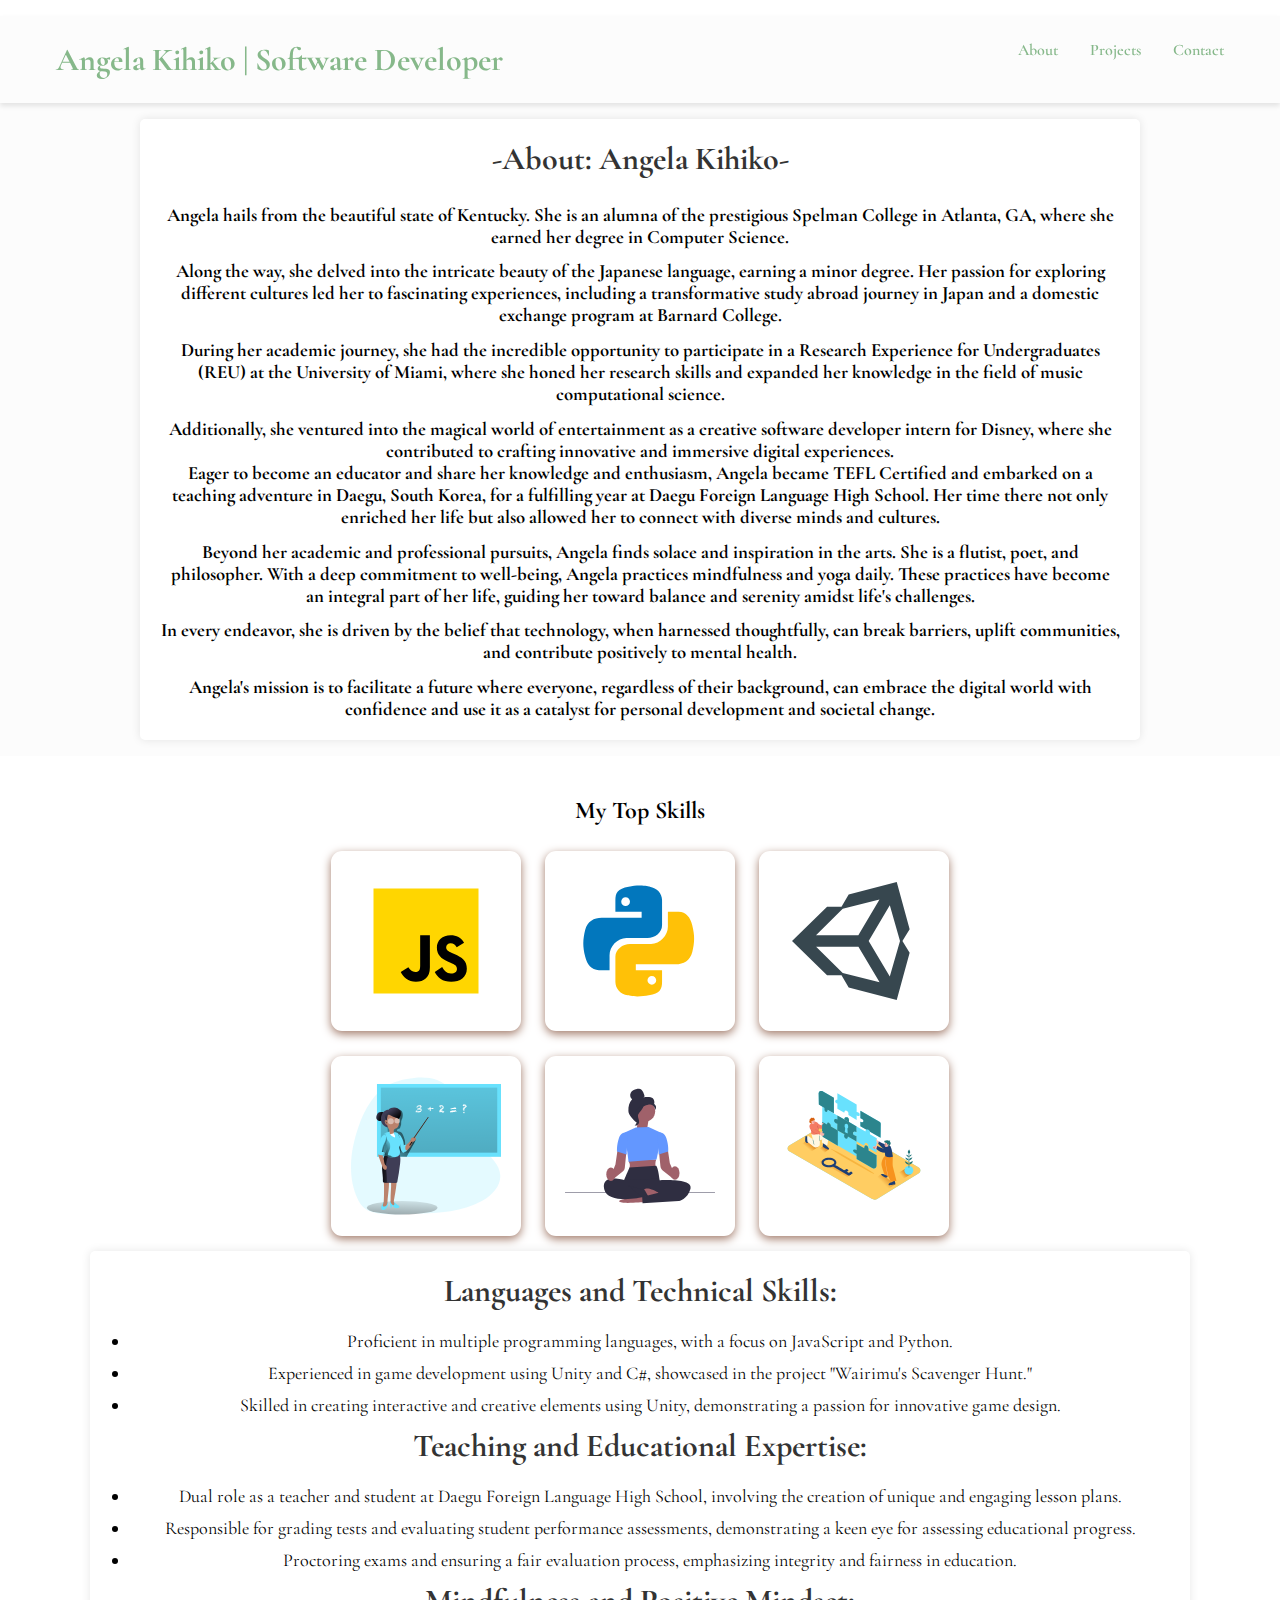
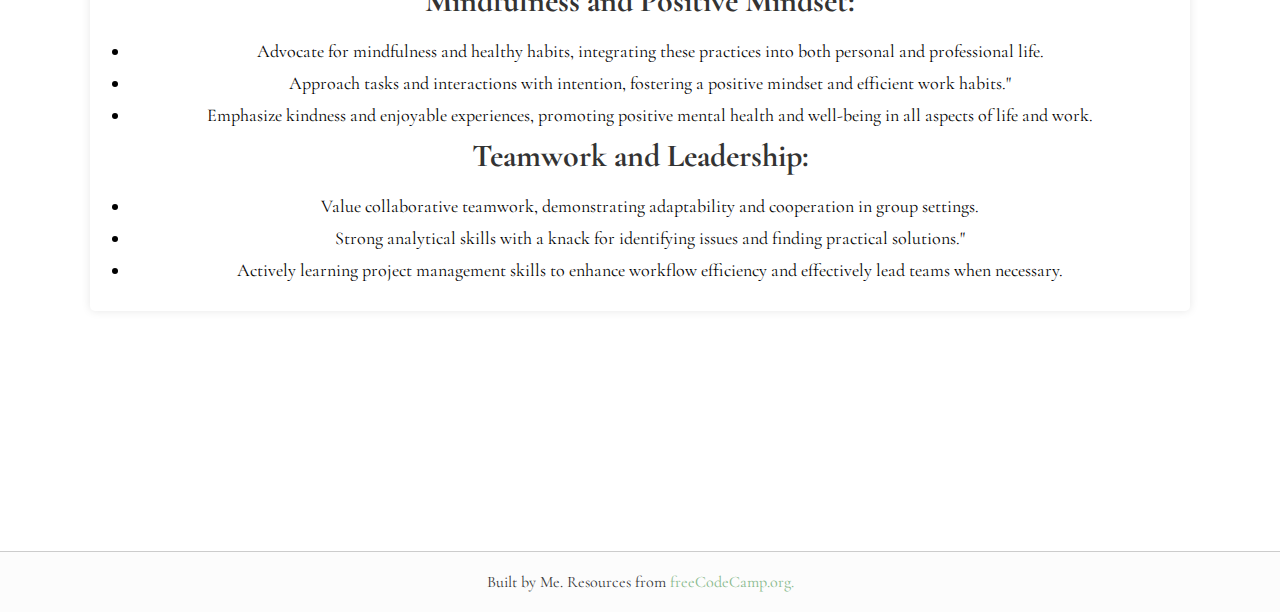
<file: aboutme.html>
<!DOCTYPE html>
<html lang="en">
  <head>

    <meta charset="UTF-8" />
    <meta http-equiv="X-UA-Compatible" content="IE=edge" />
    <meta name="viewport" content="width=device-width, initial-scale=1.0" />

    <!--CSS Styles -->
    <link rel="stylesheet" href="assets/css/styles.css" />
    
    

    <!-- Favicons -->
    <link
      rel="apple-touch-icon"
      sizes="180x180"
      href="assets/icons/favicon_io-3/apple-touch-icon.png"
    />
    <link
      rel="icon"
      type="image/png"
      sizes="32x32"
      href="assets/icons/favicon_io-3/favicon-32x32.png"
    />

    <!-- Animate CSS CDN -->
    <link
      rel="stylesheet"
      href="https://cdnjs.cloudflare.com/ajax/libs/animate.css/4.1.1/animate.min.css"
    />
    <title>Angela Kihiko | Software Developer</title>
  </head>

  <body>

    <!-- Navbar -->
    <nav>
      <h1><a href="index.html" >Angela Kihiko | Software Developer</a></h1>
      <ul class="navigation">
        <li><a href="aboutme.html" >About</a></li>
        <li><a href="projects.html">Projects</a></li>
        <li><a href="contacts.html">Contact</a></li>
      </ul>
      <button class="burger-menu" id="burger-menu">
        <ion-icon class="bars" name="menu-outline"></ion-icon>
      </button>

   
  
  </nav>

     
    <!-- More about -->
    <section class="more-about">

      <div class="aboutcontainer">

        <h1>-About: Angela Kihiko-</h1>
        <p></p>
        <p></p>
        <h3>
          Angela hails from the beautiful state of Kentucky. She is an alumna of the prestigious Spelman College in Atlanta, GA, where she earned her degree in Computer Science. 
        </h3>
        <p></p>
      <h3>

        Along the way, she delved into the intricate beauty of the Japanese language, earning a minor degree. Her passion for exploring different cultures led her to fascinating experiences, including a transformative study abroad journey in Japan and a domestic exchange program at Barnard College. 
      </h3>
      <p></p>

      <h3>
        During her academic journey, she had the incredible opportunity to participate in a Research Experience for Undergraduates (REU) at the University of Miami, where she honed her research skills and expanded her knowledge in the field of music computational science. 
        </h3>
        <p></p>
  
        <h3>
          Additionally, she ventured into the magical world of entertainment as a creative software developer intern for Disney, where she contributed to crafting innovative and immersive digital experiences.
  
        <h3>
          Eager to become an educator and share her knowledge and enthusiasm, Angela became TEFL Certified and embarked on a teaching adventure in Daegu, South Korea, for a fulfilling year at Daegu Foreign Language High School. Her time there not only enriched her life but also allowed her to connect with diverse minds and cultures. 
  
        </h3>
        <p></p>
  
      <h3>
        Beyond her academic and professional pursuits, Angela finds solace and inspiration in the arts. She is a flutist, poet, and philosopher. With a deep commitment to well-being, Angela practices mindfulness and yoga daily. These practices have become an integral part of her life, guiding her toward balance and serenity amidst life's challenges.
          
         </h3>
          <p></p>
  
        <h3>
          In every endeavor, she is driven by the belief that technology, when harnessed thoughtfully, can break barriers, uplift communities, and contribute positively to mental health. 
        </h3>

        <p></p>
          <h3>
            Angela's mission is to facilitate a future where everyone, regardless of their background, can embrace the digital world with confidence and use it as a catalyst for personal development and societal change.
        </h3>
    






    </div>
      
    </section>

    <!-- Skills section -->
    <section class="skills" id="skills">
      <h2 class="skill-header">My Top Skills</h2>

      <div class="skills-wrapper">
        <div class="first-set animate__animated animate__pulse">
          <img
            src="assets/icons/icons8-javascript.svg"
            alt=""
            loading="lazy"
            class="icon icon-card"
          />
          <img
            src="assets/icons/icons8-python.svg"
            alt=""
            loading="lazy"
            class="icon icon-card"
          />
          <img
            src="assets/icons/icons8-unity.svg"
            alt=""
            loading="lazy"
            class="icon icon-card"
          />
        </div>

        
          <div class="second-set animate__animated animate__pulse">
            <img
            src="assets/icons/teacher-monochromatic.svg"
            alt=""
            loading="lazy"
            class="icon icon-card"
          />
  
          <img
          src="assets/icons/undraw_mindfulness_8gqa.svg"
          alt=""
          loading="lazy"
          class="icon icon-card"
        />
  
        <img
        src="assets/icons/problem-solving-isometric.svg"
        alt=""
        loading="lazy"
        class="icon icon-card"
      />
  
          </div>

      </div>

      <div class="bulletcontainer">
        <h1>Languages and Technical Skills:</h1>
        <ul class="bullet-points">
            <li>Proficient in multiple programming languages, with a focus on JavaScript and Python.</li>
            <li>Experienced in game development using Unity and C#, showcased in the project "Wairimu's Scavenger Hunt."</li>
            <li>Skilled in creating interactive and creative elements using Unity, demonstrating a passion for innovative game design.</li>
        </ul>
        <h1>Teaching and Educational Expertise:</h1>
        <ul class="bullet-points">
            <li>Dual role as a teacher and student at Daegu Foreign Language High School, involving the creation of unique and engaging lesson plans.</li>
            <li>Responsible for grading tests and evaluating student performance assessments, demonstrating a keen eye for assessing educational progress.
            <li>Proctoring exams and ensuring a fair evaluation process, emphasizing integrity and fairness in education.</li>

        </ul>
        <h1>Mindfulness and Positive Mindset:</h1>
        <ul class="bullet-points">
            <li>Advocate for mindfulness and healthy habits, integrating these practices into both personal and professional life.</li>
            <li>Approach tasks and interactions with intention, fostering a positive mindset and efficient work habits."</li>
            <li>Emphasize kindness and enjoyable experiences, promoting positive mental health and well-being in all aspects of life and work.</li>
        </ul>
        <h1>Teamwork and Leadership:</h1>
        <ul class="bullet-points">
            <li>Value collaborative teamwork, demonstrating adaptability and cooperation in group settings.</li>
            <li>Strong analytical skills with a knack for identifying issues and finding practical solutions."</li>
            <li>Actively learning project management skills to enhance workflow efficiency and effectively lead teams when necessary.</li>
        </ul>
    </div>

    </section>


    <!-- Footer section -->
    <footer>

      <p class="copy">
        Built by Me. Resources from 
        <a target="_blank" href="https://www.freecodecamp.org/news/how-to-build-a-developer-portfolio-website/">freeCodeCamp.org.</a>
      </p>
  
    
  </footer>
  
   




    
    </body>
    </html>
</file>
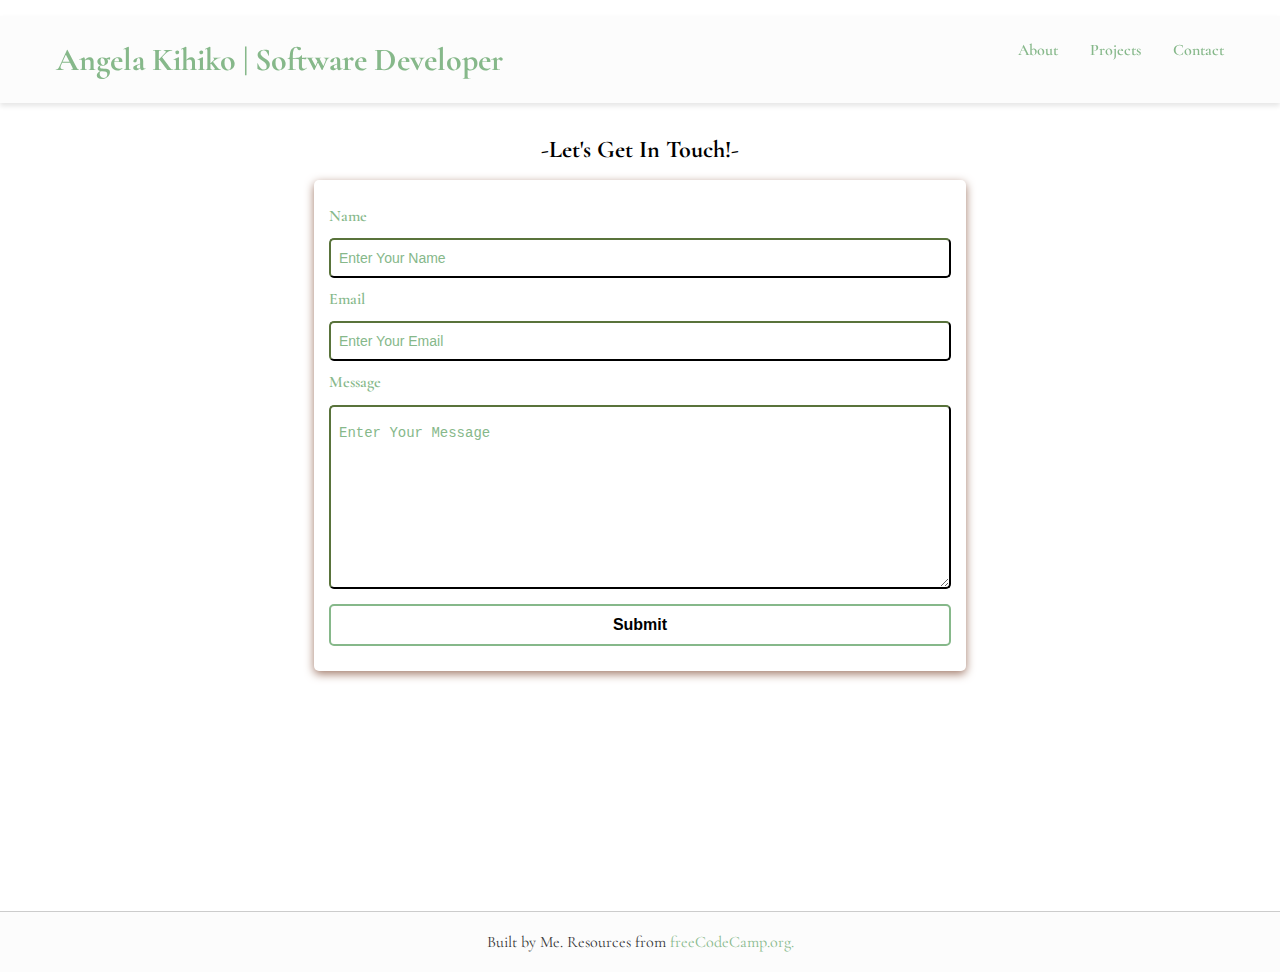
<file: contacts.html>
<!DOCTYPE html>
<html lang="en">
  <head>

    <meta charset="UTF-8" />
    <meta http-equiv="X-UA-Compatible" content="IE=edge" />
    <meta name="viewport" content="width=device-width, initial-scale=1.0" />

    <!--CSS Styles -->
    <link rel="stylesheet" href="assets/css/styles.css" />
    
    

    <!-- Favicons -->
    <link
      rel="apple-touch-icon"
      sizes="180x180"
      href="assets/icons/favicon_io-3/apple-touch-icon.png"
    />
    <link
      rel="icon"
      type="image/png"
      sizes="32x32"
      href="assets/icons/favicon_io-3/favicon-32x32.png"
    />

    <!-- Animate CSS CDN -->
    <link
      rel="stylesheet"
      href="https://cdnjs.cloudflare.com/ajax/libs/animate.css/4.1.1/animate.min.css"
    />
    <title>Angela Kihiko | Software Developer</title>
  </head>

  <body>
    <!-- Navbar -->
    <nav>
        <h1><a href="index.html" >Angela Kihiko | Software Developer</a></h1>
        <ul class="navigation">
          <li><a href="aboutme.html" >About</a></li>
          <li><a href="projects.html">Projects</a></li>
          <li><a href="contacts.html">Contact</a></li>
        </ul>
        <button class="burger-menu" id="burger-menu">
          <ion-icon class="bars" name="menu-outline"></ion-icon>
        </button>

     
    
    </nav>
  

<!-- Contact section -->
<section class="contact" id="contact">
  <h2>-Let's Get In Touch!-</h2>
  <div class="contact-form-container">
    <div class="contact-form">
      <form action="https://formspree.io/f/mleyvela" method="POST">
        <div class="form-control">
          <label for="name">Name</label>
          <input
            type="text"
            id="name"
            name="sender-name"
            placeholder="Enter Your Name"
            class="input-field"
            required
          />
        </div>
        <div class="form-control">
          <label for="email">Email</label>
          <input
            type="email"
            id="email"
            name="sender-email"
            placeholder="Enter Your Email"
            class="input-field"
            required
          />
        </div>
        <div class="form-control">
          <label for="message">Message</label>
          <textarea
            id="message"
            cols="60"
            rows="10"
            placeholder="Enter Your Message"
            name="message"
            class="input-field"
            required
          ></textarea>
        </div>
        <input
          type="submit"
          value="Submit"
          id="submit-btn"
          class="submit-btn"
        />
      </form>
    </div>
  </div>
</section>



    <!-- Footer section -->
    <footer>

      <p class="copy">
        Built by Me. Resources from 
        <a target="_blank" href="https://www.freecodecamp.org/news/how-to-build-a-developer-portfolio-website/">freeCodeCamp.org.</a>
      </p>
  
     
  </footer>
  
   



</body>
</html>
</file>
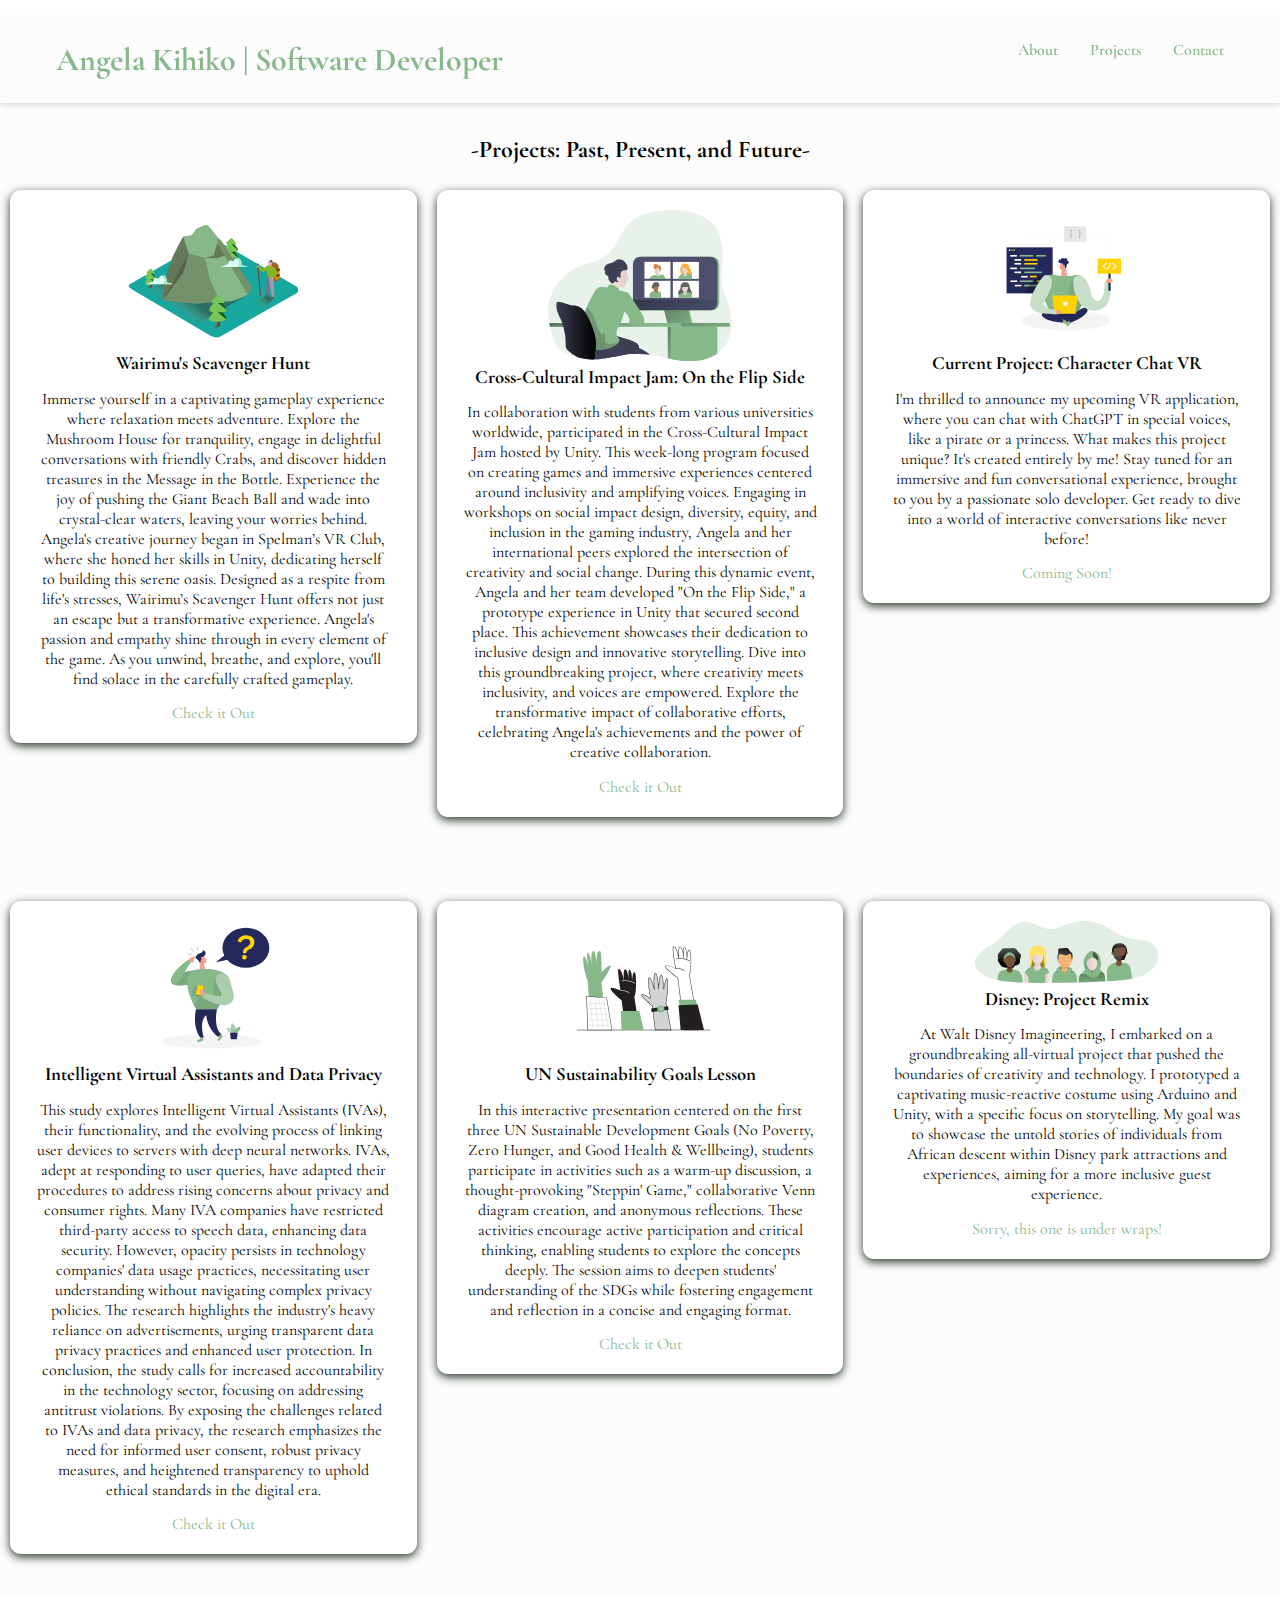
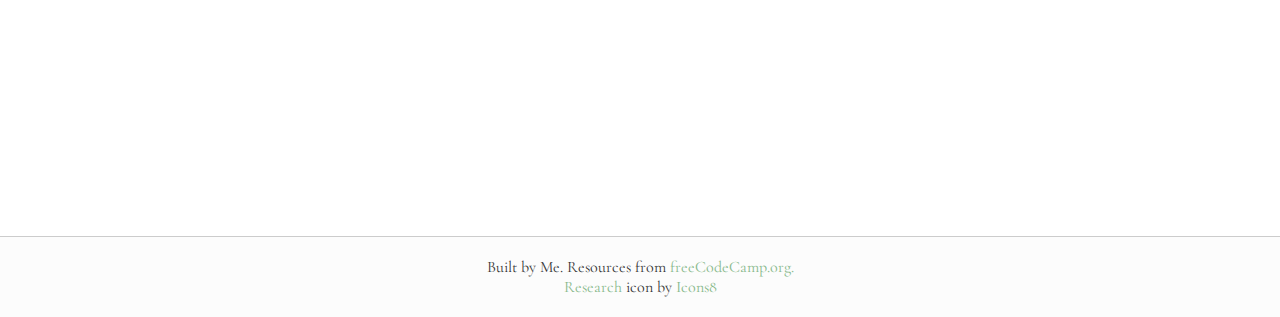
<file: projects.html>
<!DOCTYPE html>
<html lang="en">
  <head>

    <meta charset="UTF-8" />
    <meta http-equiv="X-UA-Compatible" content="IE=edge" />
    <meta name="viewport" content="width=device-width, initial-scale=1.0" />

    <!--CSS Styles -->
    <link rel="stylesheet" href="assets/css/styles.css" />
    
    

    <!-- Favicons -->
    <link
      rel="apple-touch-icon"
      sizes="180x180"
      href="assets/icons/favicon_io-3/apple-touch-icon.png"
    />
    <link
      rel="icon"
      type="image/png"
      sizes="32x32"
      href="assets/icons/favicon_io-3/favicon-32x32.png"
    />

    <!-- Animate CSS CDN -->
    <link
      rel="stylesheet"
      href="https://cdnjs.cloudflare.com/ajax/libs/animate.css/4.1.1/animate.min.css"
    />
    <title>Angela Kihiko | Software Developer</title>
  </head>

  <body>
    <!-- Navbar -->
    <nav>
      <h1><a href="index.html" >Angela Kihiko | Software Developer</a></h1>
      <ul class="navigation">
        <li><a href="aboutme.html" >About</a></li>
        <li><a href="projects.html">Projects</a></li>
        <li><a href="contacts.html">Contact</a></li>
      </ul>
      <button class="burger-menu" id="burger-menu">
        <ion-icon class="bars" name="menu-outline"></ion-icon>
      </button>

   
  
  </nav>

    <section class="projects" id="projects">
      <h2 class="projects-title">-Projects: Past, Present, and Future-</h2>
      <div class="projects-container">
        <div class="project-container project-card">
          <img
            src="assets/icons/hiking-isometric-e10a4.svg"
            alt="wairimu"
            loading="lazy"
            class="project-pic"
          />
          <h3 class="project-title">Wairimu's Scavenger Hunt</h3>
          <p class="project-details">
            Immerse yourself in a captivating gameplay experience where relaxation meets adventure. 
            Explore the Mushroom House for tranquility, engage in delightful conversations with friendly Crabs, and discover hidden treasures in the Message in the Bottle. 
            Experience the joy of pushing the Giant Beach Ball and wade into crystal-clear waters, leaving your worries behind.

            Angela's creative journey began in Spelman’s VR Club, where she honed her skills in Unity, dedicating herself to building this serene oasis. 
            Designed as a respite from life's stresses, Wairimu’s Scavenger Hunt offers not just an escape but a transformative experience. 
            Angela's passion and empathy shine through in every element of the game. As you unwind, breathe, and explore, you'll find solace in the carefully crafted gameplay. 
          </p>
          <a href="https://spelmanil.github.io/?backURL=&noheader&nofooter&backgroundColor=000000&themeColor=000000&bodyWidth=100%25&src=https://docs.google.com/document/d/e/2PACX-1vR94LyfuLcm2h61agieH72OSIHG2tnsLHNiAMmtOFY4Mo7j-vxLuM_vl_-V9dl9jrfqoucJ8JL3UMp0/pub" target="_blank" class="project-link">Check it Out</a>
        </div>
        <div class="project-container project-card">
          <img
            src="assets/icons/video-call-monochromatic-2fc85.svg"
            alt="flip"
            loading="lazy"
            class="project-pic"
          />
          <h3 class="project-title">Cross-Cultural Impact Jam: On the Flip Side</h3>
          <p class="project-details">
            In collaboration with students from various universities worldwide, participated in the Cross-Cultural Impact Jam hosted by Unity.
            This week-long program focused on creating games and immersive experiences centered around inclusivity and amplifying voices. 
            Engaging in workshops on social impact design, diversity, equity, and inclusion in the gaming industry, Angela and her international peers 
            explored the intersection of creativity and social change.
 
           During this dynamic event, Angela and her team developed "On the Flip Side," 
           a prototype experience in Unity that secured second place. This achievement showcases their dedication to 
           inclusive design and innovative storytelling. Dive into this groundbreaking project, where creativity meets inclusivity, 
           and voices are empowered. Explore the transformative impact of collaborative efforts, celebrating Angela's achievements and the power of creative collaboration.
          </p>
          <a href="https://play.unity.com/mg/other/on-the-flip-side" target="_blank" class="project-link">Check it Out</a>
        </div>
        <div class="project-container project-card">
          <img
            src="assets/icons/web-developer-two-color.svg"
            alt="flip"
            loading="lazy"
            class="project-pic"
          />
          <h3 class="project-title">Current Project: Character Chat VR</h3>
          <p class="project-details">
            I'm thrilled to announce my upcoming VR application, where you can chat with ChatGPT in special voices, 
            like a pirate or a princess. What makes this project unique? It's created entirely by me! 
            Stay tuned for an immersive and fun conversational experience, brought to you by a passionate solo developer. 
            Get ready to dive into a world of interactive conversations like never before!
          </p>
          <a href="#" target="_blank" class="project-link">Coming Soon!</a>
        </div>
      </div>
    </section>

    <section class="projects" id="projects">

      <div class="projects-container">
        <div class="project-container project-card">
          <img
            src="assets/icons/question-two-color.svg"
            alt="IVA"
            loading="lazy"
            class="project-pic"
          />
          <h3 class="project-title">Intelligent Virtual Assistants and Data Privacy</h3>
          <p class="project-details">
            This study explores Intelligent Virtual Assistants (IVAs), their functionality, and the evolving process of linking user devices to servers 
            with deep neural networks. IVAs, adept at responding to user queries, have adapted their procedures to address rising concerns about privacy and consumer rights.
             Many IVA companies have restricted third-party access to speech data, enhancing data security. However, opacity persists in technology companies'
             data usage practices, necessitating user understanding without navigating complex privacy policies. The research highlights the industry's heavy reliance 
             on advertisements, urging transparent data privacy practices and enhanced user protection.

            In conclusion, the study calls for increased accountability in the technology sector, focusing on addressing antitrust violations. By exposing the challenges related to IVAs and data privacy, the research emphasizes the need for informed user consent, robust privacy measures, and heightened transparency to uphold ethical standards in the digital era.
          </p>
          <a href="/angela_website/assets/pdf/Are You Eavesdropping Updated.pdf" target="_blank" class="project-link">Check it Out</a>
        </div>
        <div class="project-container project-card">
          <img
            src="assets/icons/diversity-flatline.svg"
            alt="UN"
            loading="lazy"
            class="project-pic"
          />
          <h3 class="project-title">UN Sustainability Goals Lesson</h3>
          <p class="project-details">
            In this interactive presentation centered on the first three UN Sustainable Development Goals (No Poverty, Zero Hunger, and Good Health & Wellbeing), 
            students participate in activities such as a warm-up discussion, a thought-provoking "Steppin' Game," collaborative Venn diagram creation, 
            and anonymous reflections. These activities encourage active participation and critical thinking, enabling students to explore the concepts deeply. 
            The session aims to deepen students' understanding of the SDGs while fostering engagement and reflection in a concise and engaging format.
          </p>
          <a href="assets/pdf/02 No Poverty, Zero Hunger, Good Health and Wellbeing.pdf" target="_blank" class="project-link">Check it Out</a>
        </div>
        <div class="project-container project-card">
          <img
            src="assets/icons/diversity-monochromatic.svg"
            alt="Disney"
            loading="lazy"
            class="project-pic"
          />
          <h3 class="project-title">Disney: Project Remix</h3>
          <p class="project-details">
            At Walt Disney Imagineering, I embarked on a groundbreaking all-virtual project that pushed the boundaries of creativity and technology. 
            I prototyped a captivating music-reactive costume using Arduino and Unity, with a specific focus on storytelling. 
            My goal was to showcase the untold stories of individuals from African descent within Disney park attractions and experiences, 
            aiming for a more inclusive guest experience. 
          </p>
          <a href="#" target="_blank" class="project-link">Sorry, this one is under wraps!</a>
        </div>
      </div>
    </section>

     <!-- Footer section -->
     <footer>

      <p class="copy">
        Built by Me. Resources from 
        <a target="_blank" href="https://www.freecodecamp.org/news/how-to-build-a-developer-portfolio-website/">freeCodeCamp.org.</a>
      </p><a target="_blank" href="https://icons8.com/icon/r1SKsb2f2mO8/analyze">Research</a> icon by <a target="_blank" href="https://icons8.com">Icons8</a>
  
    
  </footer>
  
   
 
  
    </body>
    </html>
</file>
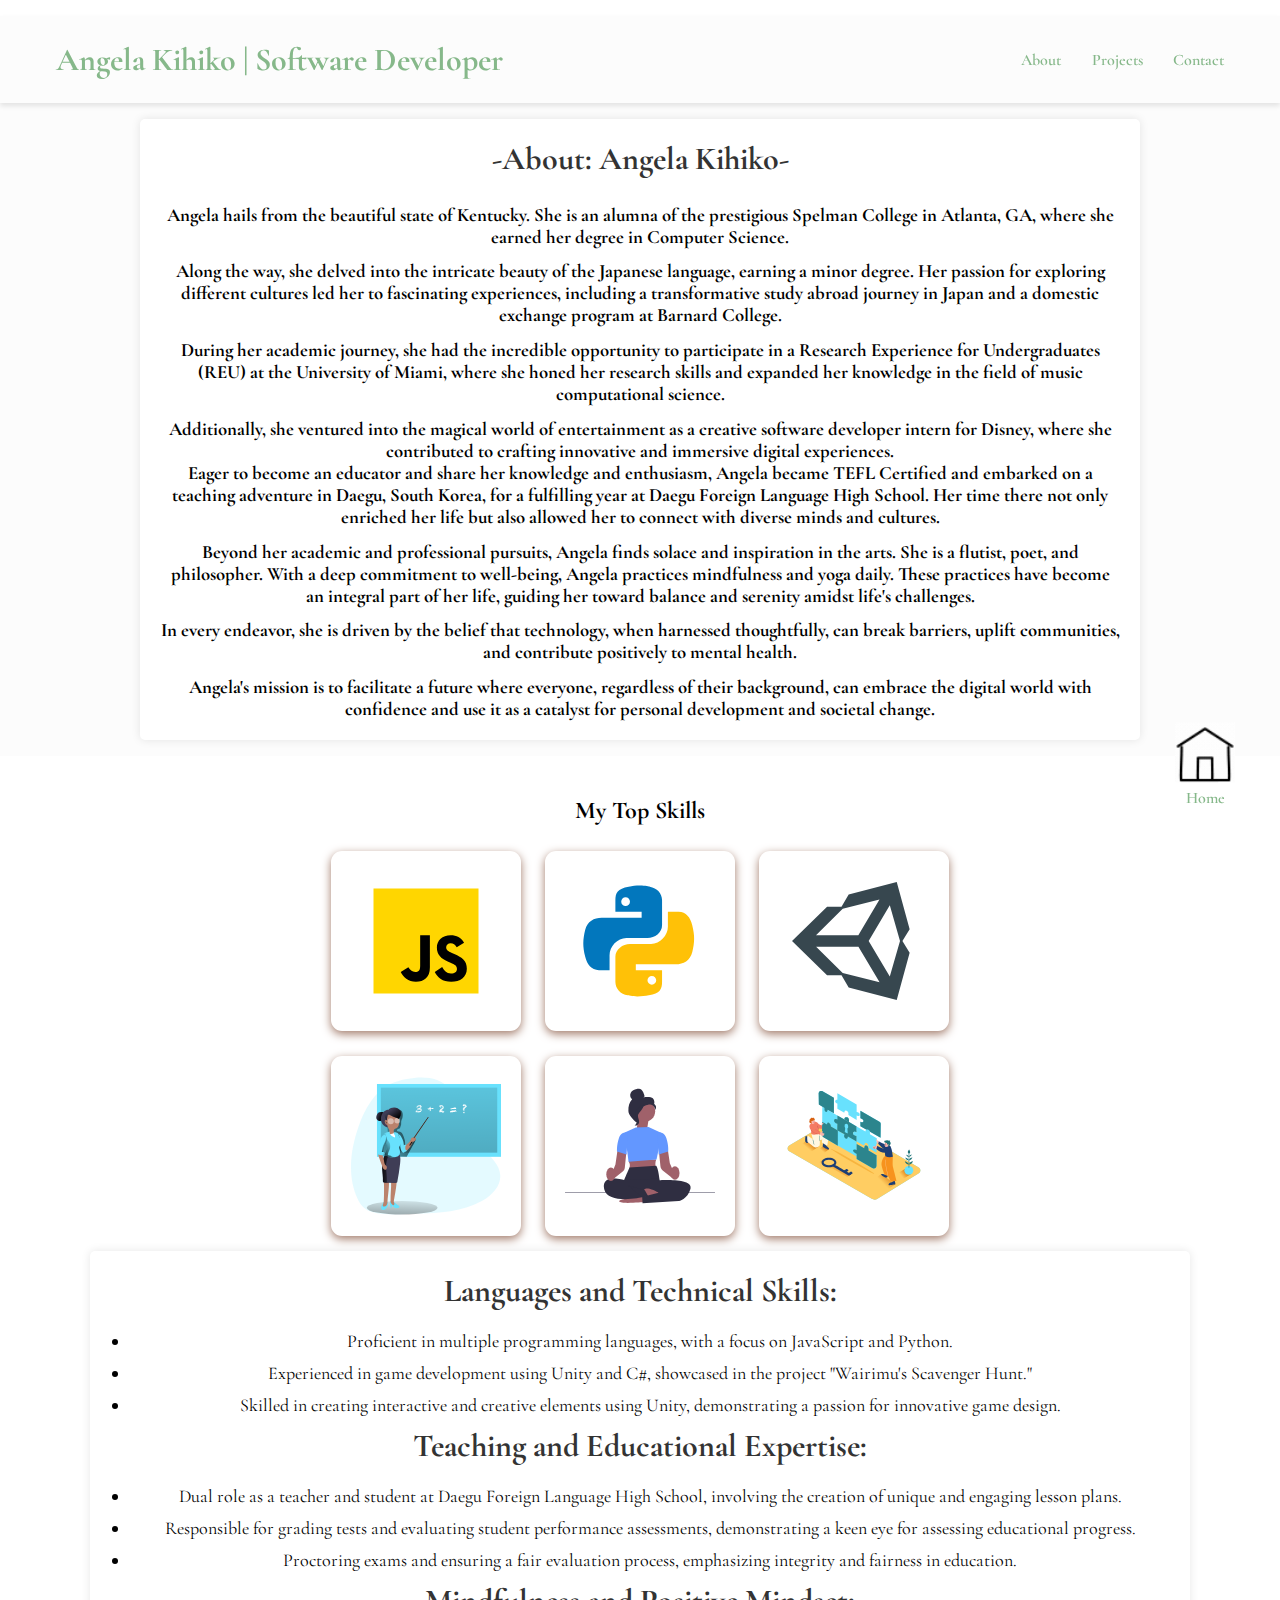
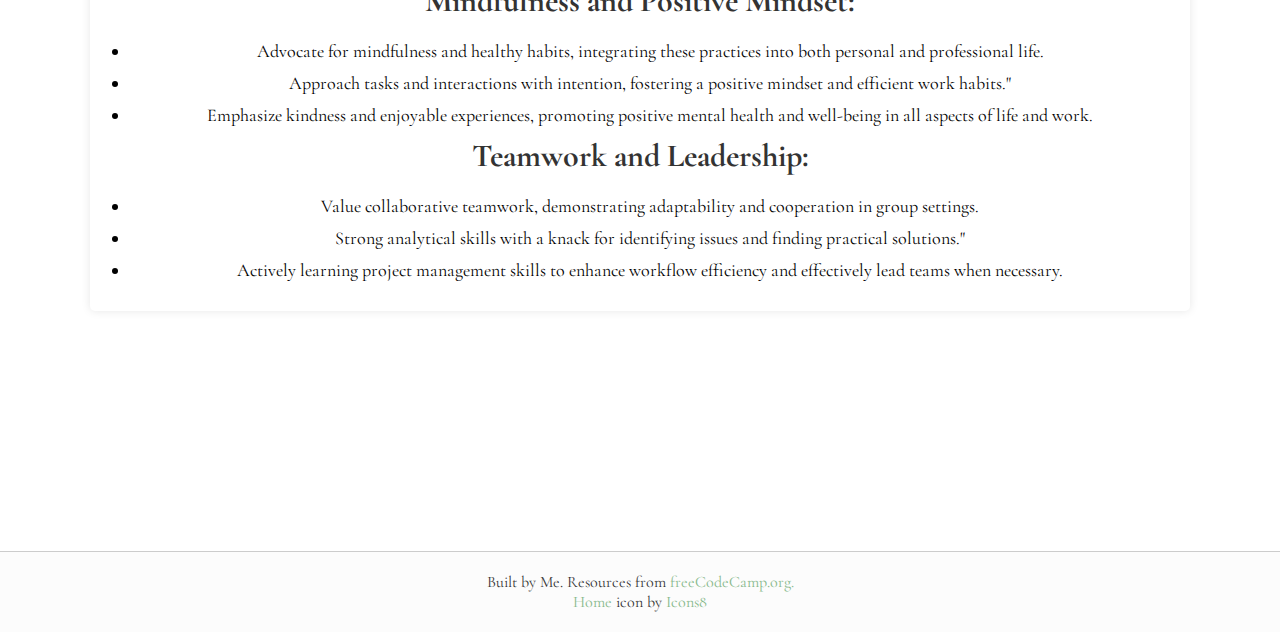
<file: angela_website/aboutme.html>
<!DOCTYPE html>
<html lang="en">
  <head>

    <meta charset="UTF-8" />
    <meta http-equiv="X-UA-Compatible" content="IE=edge" />
    <meta name="viewport" content="width=device-width, initial-scale=1.0" />

    <!--CSS Styles -->
    <link rel="stylesheet" href="assets/css/styles.css" />
    
    

    <!-- Favicons -->
    <link
      rel="apple-touch-icon"
      sizes="180x180"
      href="assets/icons/favicon_io-3/apple-touch-icon.png"
    />
    <link
      rel="icon"
      type="image/png"
      sizes="32x32"
      href="assets/icons/favicon_io-3/favicon-32x32.png"
    />

    <!-- Animate CSS CDN -->
    <link
      rel="stylesheet"
      href="https://cdnjs.cloudflare.com/ajax/libs/animate.css/4.1.1/animate.min.css"
    />
    <title>Angela Kihiko | Software Developer</title>
  </head>

  <body>
    <!-- Navbar -->
    <nav>
        <h1>Angela Kihiko | Software Developer</h1>
        <ul class="navigation">
          <li><a href="aboutme.html" >About</a></li>
          <li><a href="projects.html">Projects</a></li>
          <li><a href="contacts.html">Contact</a></li>
        </ul>
        <button class="burger-menu" id="burger-menu">
          <ion-icon class="bars" name="menu-outline"></ion-icon>
        </button>

     
    
    </nav>

     
    <!-- More about -->
    <section class="more-about">

      <div class="aboutcontainer">

        <h1>-About: Angela Kihiko-</h1>
        <p></p>
        <p></p>
        <h3>
          Angela hails from the beautiful state of Kentucky. She is an alumna of the prestigious Spelman College in Atlanta, GA, where she earned her degree in Computer Science. 
        </h3>
        <p></p>
      <h3>

        Along the way, she delved into the intricate beauty of the Japanese language, earning a minor degree. Her passion for exploring different cultures led her to fascinating experiences, including a transformative study abroad journey in Japan and a domestic exchange program at Barnard College. 
      </h3>
      <p></p>

      <h3>
        During her academic journey, she had the incredible opportunity to participate in a Research Experience for Undergraduates (REU) at the University of Miami, where she honed her research skills and expanded her knowledge in the field of music computational science. 
        </h3>
        <p></p>
  
        <h3>
          Additionally, she ventured into the magical world of entertainment as a creative software developer intern for Disney, where she contributed to crafting innovative and immersive digital experiences.
  
        <h3>
          Eager to become an educator and share her knowledge and enthusiasm, Angela became TEFL Certified and embarked on a teaching adventure in Daegu, South Korea, for a fulfilling year at Daegu Foreign Language High School. Her time there not only enriched her life but also allowed her to connect with diverse minds and cultures. 
  
        </h3>
        <p></p>
  
      <h3>
        Beyond her academic and professional pursuits, Angela finds solace and inspiration in the arts. She is a flutist, poet, and philosopher. With a deep commitment to well-being, Angela practices mindfulness and yoga daily. These practices have become an integral part of her life, guiding her toward balance and serenity amidst life's challenges.
          
         </h3>
          <p></p>
  
        <h3>
          In every endeavor, she is driven by the belief that technology, when harnessed thoughtfully, can break barriers, uplift communities, and contribute positively to mental health. 
        </h3>

        <p></p>
          <h3>
            Angela's mission is to facilitate a future where everyone, regardless of their background, can embrace the digital world with confidence and use it as a catalyst for personal development and societal change.
        </h3>
    






    </div>
      
    </section>

    <!-- Skills section -->
    <section class="skills" id="skills">
      <h2 class="skill-header">My Top Skills</h2>

      <div class="skills-wrapper">
        <div class="first-set animate__animated animate__pulse">
          <img
            src="assets/icons/icons8-javascript.svg"
            alt=""
            loading="lazy"
            class="icon icon-card"
          />
          <img
            src="assets/icons/icons8-python.svg"
            alt=""
            loading="lazy"
            class="icon icon-card"
          />
          <img
            src="assets/icons/icons8-unity.svg"
            alt=""
            loading="lazy"
            class="icon icon-card"
          />
        </div>

        
          <div class="second-set animate__animated animate__pulse">
            <img
            src="assets/icons/teacher-monochromatic.svg"
            alt=""
            loading="lazy"
            class="icon icon-card"
          />
  
          <img
          src="assets/icons/undraw_mindfulness_8gqa.svg"
          alt=""
          loading="lazy"
          class="icon icon-card"
        />
  
        <img
        src="assets/icons/problem-solving-isometric.svg"
        alt=""
        loading="lazy"
        class="icon icon-card"
      />
  
          </div>

      </div>

      <div class="bulletcontainer">
        <h1>Languages and Technical Skills:</h1>
        <ul class="bullet-points">
            <li>Proficient in multiple programming languages, with a focus on JavaScript and Python.</li>
            <li>Experienced in game development using Unity and C#, showcased in the project "Wairimu's Scavenger Hunt."</li>
            <li>Skilled in creating interactive and creative elements using Unity, demonstrating a passion for innovative game design.</li>
        </ul>
        <h1>Teaching and Educational Expertise:</h1>
        <ul class="bullet-points">
            <li>Dual role as a teacher and student at Daegu Foreign Language High School, involving the creation of unique and engaging lesson plans.</li>
            <li>Responsible for grading tests and evaluating student performance assessments, demonstrating a keen eye for assessing educational progress.
            <li>Proctoring exams and ensuring a fair evaluation process, emphasizing integrity and fairness in education.</li>

        </ul>
        <h1>Mindfulness and Positive Mindset:</h1>
        <ul class="bullet-points">
            <li>Advocate for mindfulness and healthy habits, integrating these practices into both personal and professional life.</li>
            <li>Approach tasks and interactions with intention, fostering a positive mindset and efficient work habits."</li>
            <li>Emphasize kindness and enjoyable experiences, promoting positive mental health and well-being in all aspects of life and work.</li>
        </ul>
        <h1>Teamwork and Leadership:</h1>
        <ul class="bullet-points">
            <li>Value collaborative teamwork, demonstrating adaptability and cooperation in group settings.</li>
            <li>Strong analytical skills with a knack for identifying issues and finding practical solutions."</li>
            <li>Actively learning project management skills to enhance workflow efficiency and effectively lead teams when necessary.</li>
        </ul>
    </div>

    </section>
    <div class="home-button-container">
      <a href="index.html" class="home-button">
          <img src="/angela_website/assets/icons/icons8-home.gif" alt="Home Icon">
          <span>Home</span>
      </a>
</div>

    <!-- Footer section -->
    <footer>

      <p class="copy">
        Built by Me. Resources from 
        <a target="_blank" href="https://www.freecodecamp.org/news/how-to-build-a-developer-portfolio-website/">freeCodeCamp.org.</a>
      </p>
  
      <a target="_blank" href="https://icons8.com/icon/jPDM9Pv61iP5/home">Home</a> icon by <a target="_blank" href="https://icons8.com">Icons8</a>
  </footer>
  
   




    
    </body>
    </html>
</file>
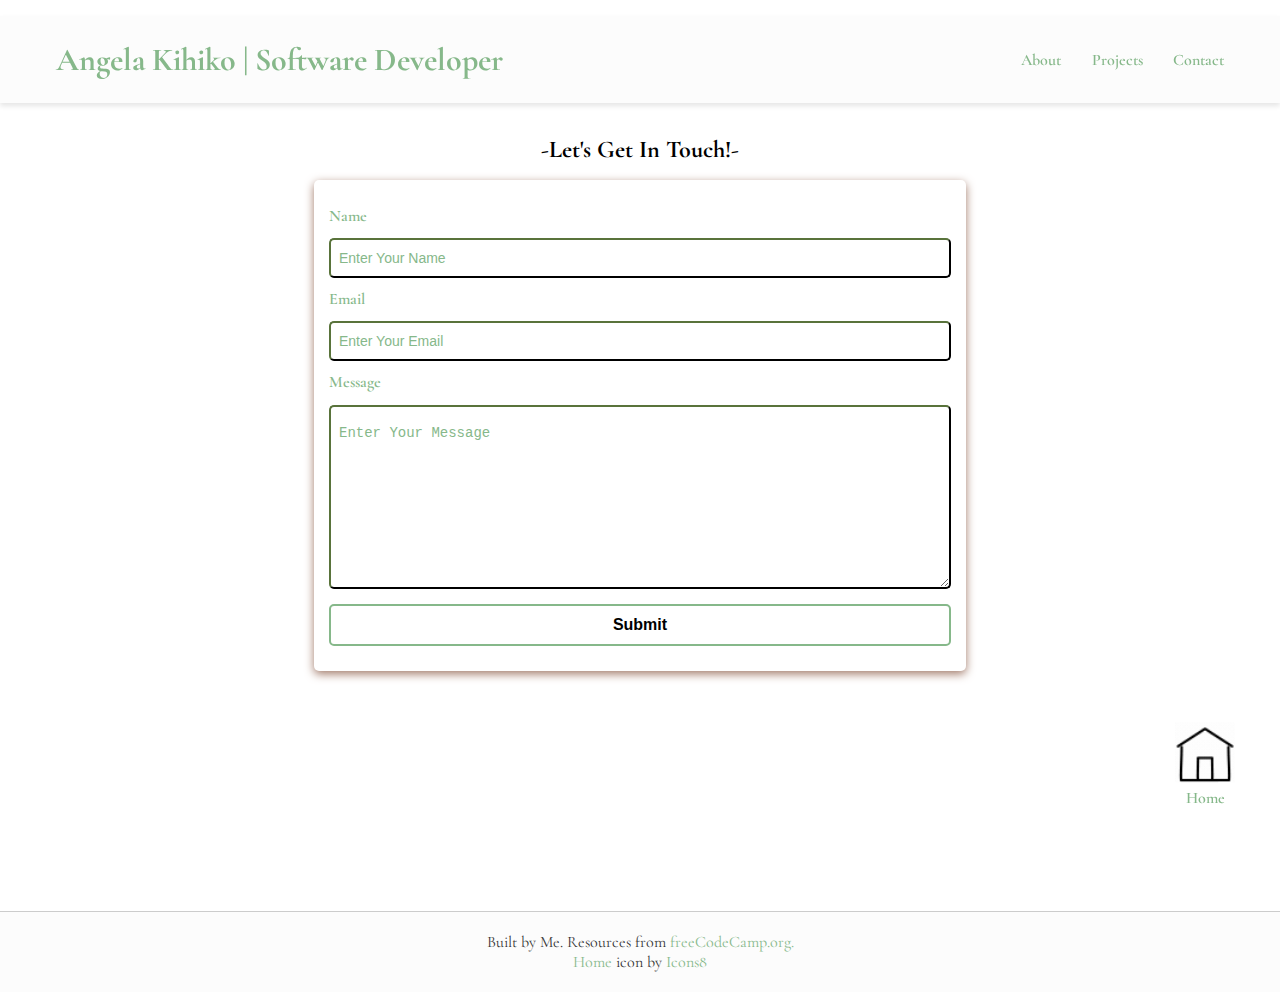
<file: angela_website/contacts.html>
<!DOCTYPE html>
<html lang="en">
  <head>

    <meta charset="UTF-8" />
    <meta http-equiv="X-UA-Compatible" content="IE=edge" />
    <meta name="viewport" content="width=device-width, initial-scale=1.0" />

    <!--CSS Styles -->
    <link rel="stylesheet" href="assets/css/styles.css" />
    
    

    <!-- Favicons -->
    <link
      rel="apple-touch-icon"
      sizes="180x180"
      href="assets/icons/favicon_io-3/apple-touch-icon.png"
    />
    <link
      rel="icon"
      type="image/png"
      sizes="32x32"
      href="assets/icons/favicon_io-3/favicon-32x32.png"
    />

    <!-- Animate CSS CDN -->
    <link
      rel="stylesheet"
      href="https://cdnjs.cloudflare.com/ajax/libs/animate.css/4.1.1/animate.min.css"
    />
    <title>Angela Kihiko | Software Developer</title>
  </head>

  <body>
    <!-- Navbar -->
    <nav>
        <h1>Angela Kihiko | Software Developer</h1>
        <ul class="navigation">
          <li><a href="aboutme.html" >About</a></li>
          <li><a href="projects.html">Projects</a></li>
          <li><a href="contacts.html">Contact</a></li>
        </ul>
        <button class="burger-menu" id="burger-menu">
          <ion-icon class="bars" name="menu-outline"></ion-icon>
        </button>

     
    
    </nav>
  

<!-- Contact section -->
<section class="contact" id="contact">
  <h2>-Let's Get In Touch!-</h2>
  <div class="contact-form-container">
    <div class="contact-form">
      <form action="https://formspree.io/f/mleyvela" method="POST">
        <div class="form-control">
          <label for="name">Name</label>
          <input
            type="text"
            id="name"
            name="sender-name"
            placeholder="Enter Your Name"
            class="input-field"
            required
          />
        </div>
        <div class="form-control">
          <label for="email">Email</label>
          <input
            type="email"
            id="email"
            name="sender-email"
            placeholder="Enter Your Email"
            class="input-field"
            required
          />
        </div>
        <div class="form-control">
          <label for="message">Message</label>
          <textarea
            id="message"
            cols="60"
            rows="10"
            placeholder="Enter Your Message"
            name="message"
            class="input-field"
            required
          ></textarea>
        </div>
        <input
          type="submit"
          value="Submit"
          id="submit-btn"
          class="submit-btn"
        />
      </form>
    </div>
  </div>
</section>

<div class="home-button-container">
  <a href="index.html" class="home-button">
      <img src="/angela_website/assets/icons/icons8-home.gif" alt="Home Icon">
      <span>Home</span>
  </a>
</div>

    <!-- Footer section -->
    <footer>

      <p class="copy">
        Built by Me. Resources from 
        <a target="_blank" href="https://www.freecodecamp.org/news/how-to-build-a-developer-portfolio-website/">freeCodeCamp.org.</a>
      </p>
  
      <a target="_blank" href="https://icons8.com/icon/jPDM9Pv61iP5/home">Home</a> icon by <a target="_blank" href="https://icons8.com">Icons8</a>
  </footer>
  
   



</body>
</html>
</file>
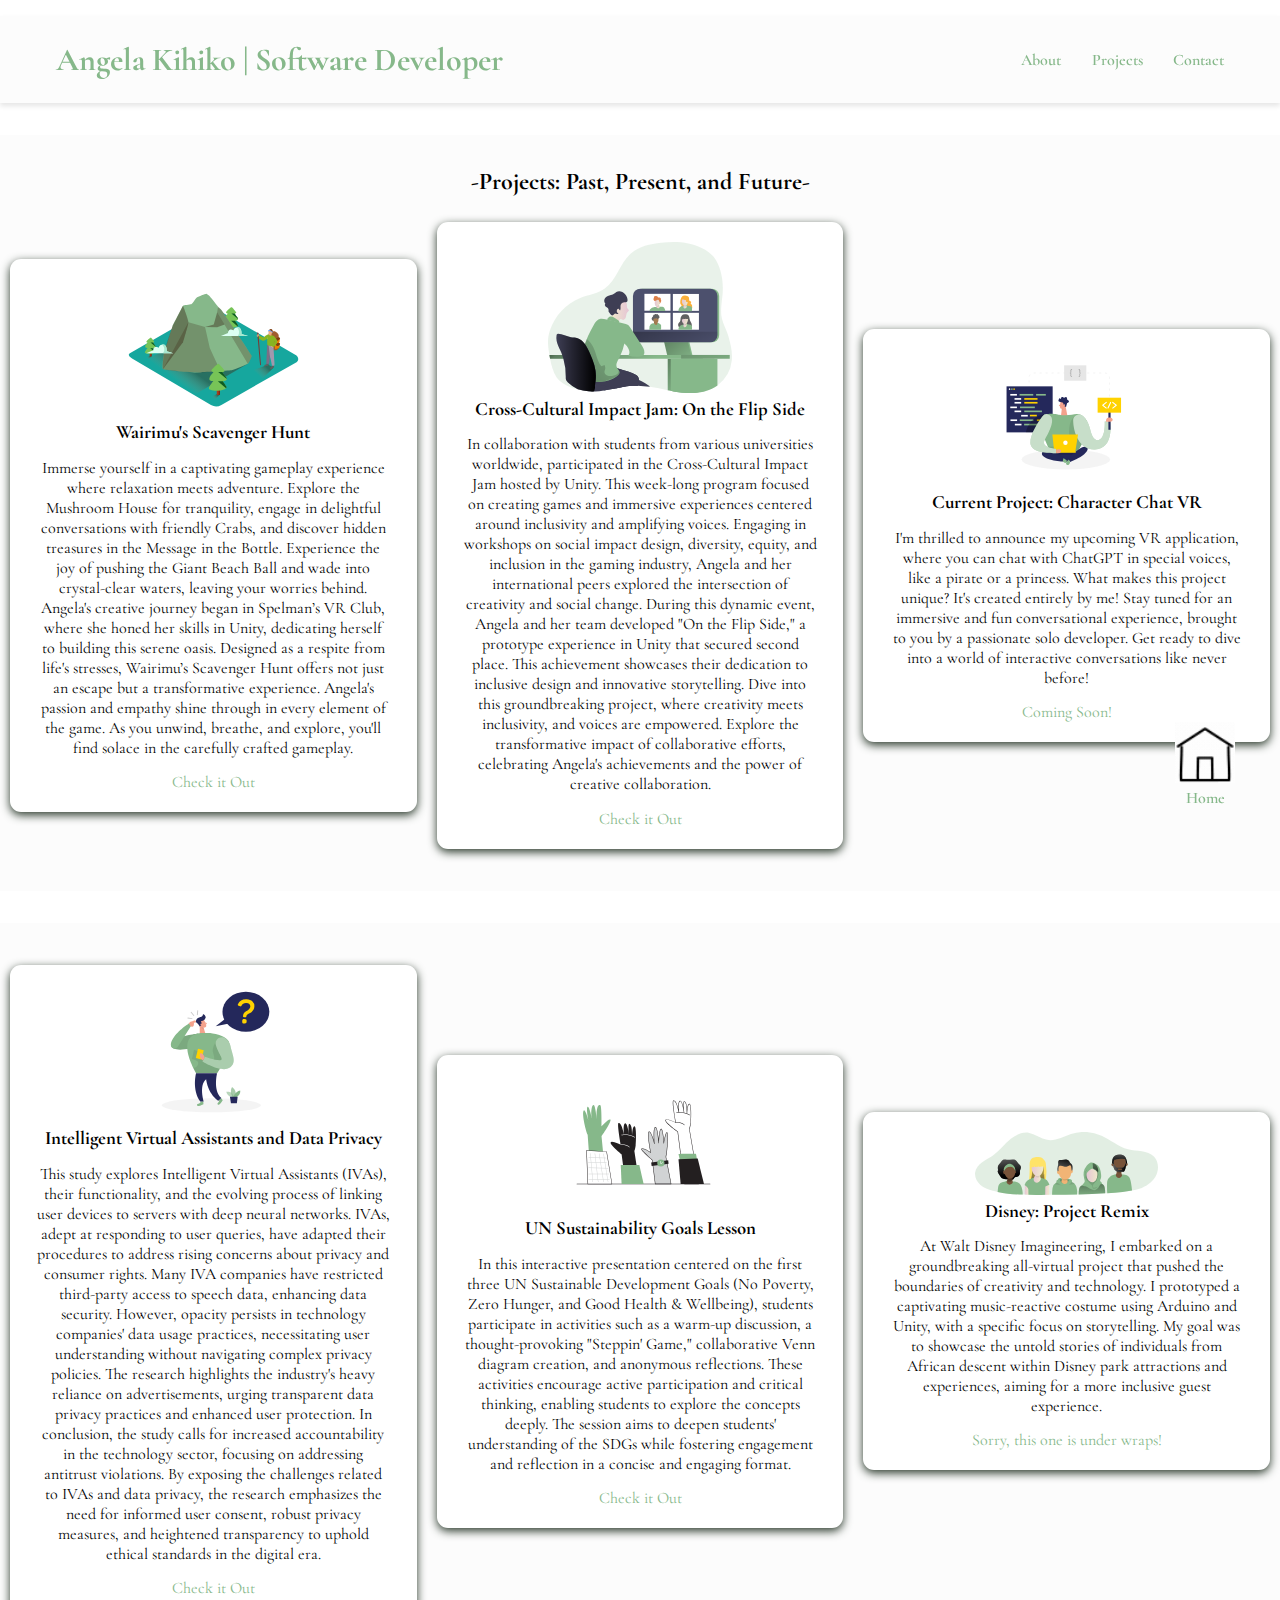
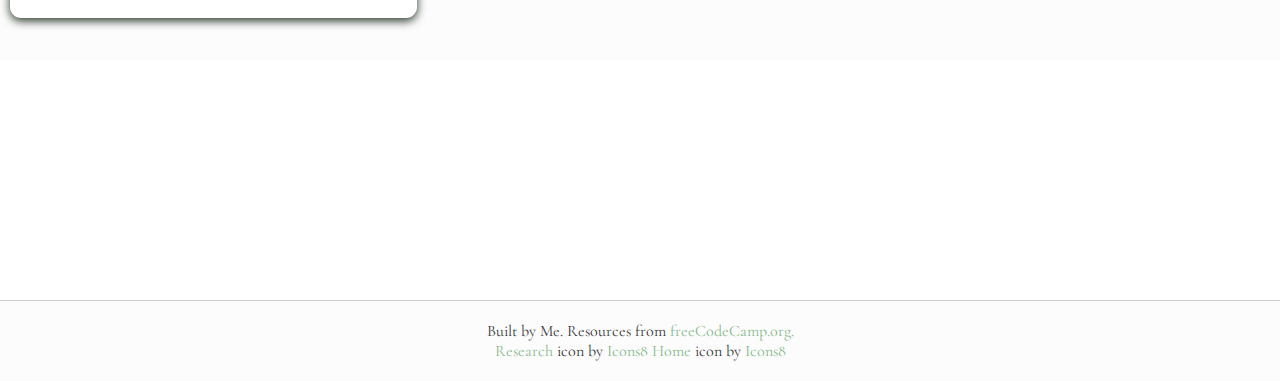
<file: angela_website/projects.html>
<!DOCTYPE html>
<html lang="en">
  <head>

    <meta charset="UTF-8" />
    <meta http-equiv="X-UA-Compatible" content="IE=edge" />
    <meta name="viewport" content="width=device-width, initial-scale=1.0" />

    <!--CSS Styles -->
    <link rel="stylesheet" href="assets/css/styles.css" />
    
    

    <!-- Favicons -->
    <link
      rel="apple-touch-icon"
      sizes="180x180"
      href="assets/icons/favicon_io-3/apple-touch-icon.png"
    />
    <link
      rel="icon"
      type="image/png"
      sizes="32x32"
      href="assets/icons/favicon_io-3/favicon-32x32.png"
    />

    <!-- Animate CSS CDN -->
    <link
      rel="stylesheet"
      href="https://cdnjs.cloudflare.com/ajax/libs/animate.css/4.1.1/animate.min.css"
    />
    <title>Angela Kihiko | Software Developer</title>
  </head>

  <body>
    <!-- Navbar -->
    <nav>
        <h1>Angela Kihiko | Software Developer</h1>
        <ul class="navigation">
          <li><a href="aboutme.html" >About</a></li>
          <li><a href="projects.html">Projects</a></li>
          <li><a href="contacts.html">Contact</a></li>
        </ul>
        <button class="burger-menu" id="burger-menu">
          <ion-icon class="bars" name="menu-outline"></ion-icon>
        </button>

     
    
    </nav>

    <section class="projects" id="projects">
      <h2 class="projects-title">-Projects: Past, Present, and Future-</h2>
      <div class="projects-container">
        <div class="project-container project-card">
          <img
            src="assets/icons/hiking-isometric-e10a4.svg"
            alt="wairimu"
            loading="lazy"
            class="project-pic"
          />
          <h3 class="project-title">Wairimu's Scavenger Hunt</h3>
          <p class="project-details">
            Immerse yourself in a captivating gameplay experience where relaxation meets adventure. 
            Explore the Mushroom House for tranquility, engage in delightful conversations with friendly Crabs, and discover hidden treasures in the Message in the Bottle. 
            Experience the joy of pushing the Giant Beach Ball and wade into crystal-clear waters, leaving your worries behind.

            Angela's creative journey began in Spelman’s VR Club, where she honed her skills in Unity, dedicating herself to building this serene oasis. 
            Designed as a respite from life's stresses, Wairimu’s Scavenger Hunt offers not just an escape but a transformative experience. 
            Angela's passion and empathy shine through in every element of the game. As you unwind, breathe, and explore, you'll find solace in the carefully crafted gameplay. 
          </p>
          <a href="https://spelmanil.github.io/?backURL=&noheader&nofooter&backgroundColor=000000&themeColor=000000&bodyWidth=100%25&src=https://docs.google.com/document/d/e/2PACX-1vR94LyfuLcm2h61agieH72OSIHG2tnsLHNiAMmtOFY4Mo7j-vxLuM_vl_-V9dl9jrfqoucJ8JL3UMp0/pub" target="_blank" class="project-link">Check it Out</a>
        </div>
        <div class="project-container project-card">
          <img
            src="assets/icons/video-call-monochromatic-2fc85.svg"
            alt="flip"
            loading="lazy"
            class="project-pic"
          />
          <h3 class="project-title">Cross-Cultural Impact Jam: On the Flip Side</h3>
          <p class="project-details">
            In collaboration with students from various universities worldwide, participated in the Cross-Cultural Impact Jam hosted by Unity.
            This week-long program focused on creating games and immersive experiences centered around inclusivity and amplifying voices. 
            Engaging in workshops on social impact design, diversity, equity, and inclusion in the gaming industry, Angela and her international peers 
            explored the intersection of creativity and social change.
 
           During this dynamic event, Angela and her team developed "On the Flip Side," 
           a prototype experience in Unity that secured second place. This achievement showcases their dedication to 
           inclusive design and innovative storytelling. Dive into this groundbreaking project, where creativity meets inclusivity, 
           and voices are empowered. Explore the transformative impact of collaborative efforts, celebrating Angela's achievements and the power of creative collaboration.
          </p>
          <a href="https://play.unity.com/mg/other/on-the-flip-side" target="_blank" class="project-link">Check it Out</a>
        </div>
        <div class="project-container project-card">
          <img
            src="assets/icons/web-developer-two-color.svg"
            alt="flip"
            loading="lazy"
            class="project-pic"
          />
          <h3 class="project-title">Current Project: Character Chat VR</h3>
          <p class="project-details">
            I'm thrilled to announce my upcoming VR application, where you can chat with ChatGPT in special voices, 
            like a pirate or a princess. What makes this project unique? It's created entirely by me! 
            Stay tuned for an immersive and fun conversational experience, brought to you by a passionate solo developer. 
            Get ready to dive into a world of interactive conversations like never before!
          </p>
          <a href="#" target="_blank" class="project-link">Coming Soon!</a>
        </div>
      </div>
    </section>

    <section class="projects" id="projects">

      <div class="projects-container">
        <div class="project-container project-card">
          <img
            src="assets/icons/question-two-color.svg"
            alt="IVA"
            loading="lazy"
            class="project-pic"
          />
          <h3 class="project-title">Intelligent Virtual Assistants and Data Privacy</h3>
          <p class="project-details">
            This study explores Intelligent Virtual Assistants (IVAs), their functionality, and the evolving process of linking user devices to servers 
            with deep neural networks. IVAs, adept at responding to user queries, have adapted their procedures to address rising concerns about privacy and consumer rights.
             Many IVA companies have restricted third-party access to speech data, enhancing data security. However, opacity persists in technology companies'
             data usage practices, necessitating user understanding without navigating complex privacy policies. The research highlights the industry's heavy reliance 
             on advertisements, urging transparent data privacy practices and enhanced user protection.

            In conclusion, the study calls for increased accountability in the technology sector, focusing on addressing antitrust violations. By exposing the challenges related to IVAs and data privacy, the research emphasizes the need for informed user consent, robust privacy measures, and heightened transparency to uphold ethical standards in the digital era.
          </p>
          <a href="/angela_website/assets/pdf/Are You Eavesdropping Updated.pdf" target="_blank" class="project-link">Check it Out</a>
        </div>
        <div class="project-container project-card">
          <img
            src="assets/icons/diversity-flatline.svg"
            alt="UN"
            loading="lazy"
            class="project-pic"
          />
          <h3 class="project-title">UN Sustainability Goals Lesson</h3>
          <p class="project-details">
            In this interactive presentation centered on the first three UN Sustainable Development Goals (No Poverty, Zero Hunger, and Good Health & Wellbeing), 
            students participate in activities such as a warm-up discussion, a thought-provoking "Steppin' Game," collaborative Venn diagram creation, 
            and anonymous reflections. These activities encourage active participation and critical thinking, enabling students to explore the concepts deeply. 
            The session aims to deepen students' understanding of the SDGs while fostering engagement and reflection in a concise and engaging format.
          </p>
          <a href="assets/pdf/02 No Poverty, Zero Hunger, Good Health and Wellbeing.pdf" target="_blank" class="project-link">Check it Out</a>
        </div>
        <div class="project-container project-card">
          <img
            src="assets/icons/diversity-monochromatic.svg"
            alt="Disney"
            loading="lazy"
            class="project-pic"
          />
          <h3 class="project-title">Disney: Project Remix</h3>
          <p class="project-details">
            At Walt Disney Imagineering, I embarked on a groundbreaking all-virtual project that pushed the boundaries of creativity and technology. 
            I prototyped a captivating music-reactive costume using Arduino and Unity, with a specific focus on storytelling. 
            My goal was to showcase the untold stories of individuals from African descent within Disney park attractions and experiences, 
            aiming for a more inclusive guest experience. 
          </p>
          <a href="#" target="_blank" class="project-link">Sorry, this one is under wraps!</a>
        </div>
      </div>
    </section>



      <div class="home-button-container">
        <a href="index.html" class="home-button">
            <img src="/angela_website/assets/icons/icons8-home.gif" alt="Home Icon">
            <span>Home</span>
        </a>
  </div>
</div>
    
     <!-- Footer section -->
     <footer>

      <p class="copy">
        Built by Me. Resources from 
        <a target="_blank" href="https://www.freecodecamp.org/news/how-to-build-a-developer-portfolio-website/">freeCodeCamp.org.</a>
      </p><a target="_blank" href="https://icons8.com/icon/r1SKsb2f2mO8/analyze">Research</a> icon by <a target="_blank" href="https://icons8.com">Icons8</a>
  
      <a target="_blank" href="https://icons8.com/icon/jPDM9Pv61iP5/home">Home</a> icon by <a target="_blank" href="https://icons8.com">Icons8</a>
  </footer>
  
   
 
  
    </body>
    </html>
</file>
<file: assets/css/styles.css>
@import url('https://fonts.googleapis.com/css2?family=Cormorant+Garamond:wght@500;600;700&display=swap');

/* Variables */
:root {
  --font-family: 'Cormorant Garamond', serif;
  --normal-font: 500;
  --bold-font: 600;
  --bolder-font: 700;
  --bg-color: #fcfcfc;
  --primary-color: #86b88a;
  --secondary-color: #ff7235;
  --tertiary-color: #181f10;
  --primary-shadow: #283729;
  --secondary-shadow: #a17a69;
  --bottom-margin: 0.5rem;
  --bottom-margin-2: 1rem;
  --line-height: 1.7rem;
  --transition: 0.3s;
}
/* Variables end */

html {
  scroll-behavior: smooth;
}

/* CSS Resets */
* {
  margin: 0;
  padding: 0;
  box-sizing: border-box;
}

ul {
  list-style-type: none;
}

a {
  text-decoration: none;
  color: var(--primary-color);
}

a:hover {
  color: var(--secondary-color);
}

body {
  font-family: var(--font-family);
}

nav {
    position: sticky;
    top: 0;
    left: 0;
    z-index: 1;
    display: flex;
    align-items: left;
    justify-content: space-between;
    padding: 1.5rem 3.5rem;
    background-color: var(--bg-color);
    box-shadow: 0 3px 5px rgba(0, 0, 0, 0.1);
    margin-top: 1rem;
  }

  nav h1 {
    color: var(--primary-color);
    
  }
  
  nav a {
    color: var(--primary-color);
    transition: var(--transition);
  }
  nav a:hover {
    color: var(--secondary-color);
    border-bottom: 2px solid var(--secondary-color);
  }
  
  nav ul {
    display:flex;
    gap: 2rem;
  }
  
  nav ul li {
    font-weight: var(--bold-font);
  }

  .burger-menu {
    color: var(--primary-color);
    font-size:large ;
    border: 0;
    background-color: transparent;
    cursor: pointer;
    display: none;
  }


  .hero {
    display: flex;
    align-items: center;
    justify-content: center;
    gap: 2.5rem;
    max-width: 68.75rem;
    margin: auto;
    margin-top: 3rem;
  }

  .hero img {
    height: 37.5rem;
    width: 37.5rem;
  }


  
  .bio {
    width:26rem;
    padding: 2rem;
    border-radius: 6px;
    box-shadow: 0px 2px 15px 2px var(--primary-shadow);
    margin-top: 3rem;
  }
  
  .bio h2 {
    margin-bottom: var(--bottom-margin);
    text-align: center;

  
  }
  
  .bio p {
    line-height: var(--line-height);
    padding: 0.3rem 0;
  }


  .more-about {
    background-color: var(--bg-color);
    padding: 1rem 6rem;
  }
  
  .more-about h2 {
    margin-bottom: var(--bottom-margin);
    text-align: center;
  }
  
  .more-about p {
    line-height: var(--line-height);
    padding: 0.4rem;
  }

  .skills {
    max-width: 68.75rem;
    margin: auto;
    text-align: center;
    margin-top: 2.5rem;
  }
  
  .skill-header {
    margin-bottom: 1rem;
  }
  
  .skills-wrapper img {
    padding: 1.25rem;
  }
  
  .icon {
    width: 11.875rem;
    height: 11.25rem;
  }
  .icon-card {
    background-color: #fff;
    border-radius: 11px;
    box-shadow: 0 3px 10px var(--secondary-shadow);
    padding: 20px;
    margin: 10px;
  }

  .projects {
    background-color: var(--bg-color);
    padding: 32px 0;
    margin-top: 0rem;
  }
  
  .project-pic {
    width: 50%;
    height: 50%;
  }
  
  .projects-container {
    display:flex;
    align-items:start;
    justify-content: center;
  }
  .projects-title {
    text-align: center;
    margin-bottom: 1rem;
  }
  
  .project-container {
    text-align: center;
    width: 30rem;
    padding: 1rem;
  }
  .project-container p {
    padding: 0.4rem;
  }
  
  .project-title {
    margin-bottom: var(--bottom-margin);
  }
  
  .project-details {
    margin-bottom: var(--bottom-margin);
  }
  
  .project-card {
    background-color: #fff;
    border-radius: 11px;
    box-shadow: 0 3px 10px var(--primary-shadow);
    padding: 20px;
    margin: 10px;
  }

  .contact {
    margin-top: 2rem;
  }
  
  .contact h2 {
    text-align: center;
    margin-bottom: var(--bottom-margin-2);
  }
  
  .contact-form-container {
    max-width: 40.75rem;
    margin: 0 auto;
    padding: 0.938rem;
    border-radius: 5px;
    box-shadow: 0 3px 10px var(--secondary-shadow);
  }



  .contact-form-container label {
    line-height: 2.7em;
    font-weight: var(--bold-font);
    color: var(--primary-color);
  }
  
  .contact-form-container textarea {
    min-height: 6.25rem;
    font-size: 14px;
  }
  
  .contact-form-container .input-field {
    width: 100%;
    padding-top: 10px;
    padding-bottom: 10px;
    border-radius: 5px;
    border: none;
    border: 2px outset var(--tertiary-color);
    font-size: 0.875rem;
    outline: none;
  }
  .input-field::placeholder {
    padding: 0.5rem;
    color: var(--primary-color);
  }

  .submit-btn {
    width: 100%;
    padding: 10px;
    margin: 10px 0;
    background-color: #fff;
    border: 2px solid var(--primary-color);
    border-radius: 5px;
    font-size: 1rem;
    font-weight: var(--bold-font);
    transition: var(--transition);
  }  
  .submit-btn:hover {
    background-color: var(--primary-color);
    border: 2px solid var(--primary-color);
    cursor: pointer;
  }


  .home-button {


    display: flex;
    flex-direction: column;
    align-items: center;
    text-align: center;
  
    color: var(--primary-color);
    font-weight: var(--bold-font);
}

.home-button img {
    width: 60px; /* Set the width according to your icon size */
    height: 60px; /* Set the height according to your icon size */
}

.home-button span {
    margin-top: 5px; /* Adjust the space between the icon and the text */
}

.home-button-container {
  position: fixed;
  right: 3.5%;
  top: 85%;
  transform: translateY(-50%);
}

@media screen and (max-width: 420px) {
  .hero img {
    height: 37.5rem;
    width: 23rem;
  }

  .bio {
    width: 18.3rem;
  }

  .project-container {
    width: 17.875rem;
  }

  .contact-form-container {
    max-width: 17.75rem;
  }
} 

.aboutcontainer {
  max-width: 1000px;
  margin: 0 auto;
  text-align: center; /* Center aligns all text inside the container */
  padding: 20px;
  background-color: #fff;
  border-radius: 5px;
  box-shadow: 0 0 10px rgba(0, 0, 0, 0.1);

}

.bulletcontainer {
  max-width: 1200px;
  margin: 0 auto;
  background-color: #fff;
  padding: 20px;
  border-radius: 5px;
  box-shadow: 0 0 10px rgba(0, 0, 0, 0.1);
}

h1 {
  text-align: center;
  color: #333;
} 

.bullet-points {
  list-style-type: disc; /* Use 'circle' or 'square' for different bullet styles */
  margin-top: 20px;
  padding-left: 20px;
}

.bullet-points li {
  font-size: 18px;
  margin-bottom: 10px;
}
 
footer {
    background-color: #f8f9fa;
    padding: 20px;
    text-align: center;
    color: #333;
    border-top: 1px solid #ccc;
}

footer {
  background-color: var(--bg-color);
  padding:  1.25rem;
  text-align: center;
  margin: 15rem 0 0;

}
</file>
<file: angela_website/assets/css/styles.css>
@import url('https://fonts.googleapis.com/css2?family=Cormorant+Garamond:wght@500;600;700&display=swap');

/* Variables */
:root {
  --font-family: 'Cormorant Garamond', serif;
  --normal-font: 500;
  --bold-font: 600;
  --bolder-font: 700;
  --bg-color: #fcfcfc;
  --primary-color: #86b88a;
  --secondary-color: #ff7235;
  --tertiary-color: #181f10;
  --primary-shadow: #283729;
  --secondary-shadow: #a17a69;
  --bottom-margin: 0.5rem;
  --bottom-margin-2: 1rem;
  --line-height: 1.7rem;
  --transition: 0.3s;
}
/* Variables end */

html {
  scroll-behavior: smooth;
}

/* CSS Resets */
* {
  margin: 0;
  padding: 0;
  box-sizing: border-box;
}

ul {
  list-style-type: none;
}

a {
  text-decoration: none;
  color: var(--primary-color);
}

a:hover {
  color: var(--secondary-color);
}

body {
  font-family: var(--font-family);
}

nav {
    position: sticky;
    top: 0;
    left: 0;
    z-index: 1;
    display: flex;
    align-items: center;
    justify-content: space-between;
    padding: 1.5rem 3.5rem;
    background-color: var(--bg-color);
    box-shadow: 0 3px 5px rgba(0, 0, 0, 0.1);
    margin-top: 1rem;
  }

  nav h1 {
    color: var(--primary-color);
  }
  
  nav a {
    color: var(--primary-color);
    transition: var(--transition);
  }
  nav a:hover {
    color: var(--secondary-color);
    border-bottom: 2px solid var(--secondary-color);
  }
  
  nav ul {
    display: flex;
    gap: 1.9rem;
  }
  
  nav ul li {
    font-weight: var(--bold-font);
  }

  .burger-menu {
    color: var(--primary-color);
    font-size:large ;
    border: 0;
    background-color: transparent;
    cursor: pointer;
    display: none;
  }


  .hero {
    display: flex;
    align-items: center;
    justify-content: center;
    gap: 2.5rem;
    max-width: 68.75rem;
    margin: auto;
    margin-top: 3rem;
  }

  .hero img {
    height: 37.5rem;
    width: 37.5rem;
  }


  
  .bio {
    width:26rem;
    padding: 2rem;
    border-radius: 6px;
    box-shadow: 0px 2px 15px 2px var(--primary-shadow);
    margin-top: 3rem;
  }
  
  .bio h2 {
    margin-bottom: var(--bottom-margin);
    text-align: center;

  
  }
  
  .bio p {
    line-height: var(--line-height);
    padding: 0.3rem 0;
  }


  .more-about {
    background-color: var(--bg-color);
    padding: 1rem 6rem;
  }
  
  .more-about h2 {
    margin-bottom: var(--bottom-margin);
    text-align: center;
  }
  
  .more-about p {
    line-height: var(--line-height);
    padding: 0.4rem;
  }

  .skills {
    max-width: 68.75rem;
    margin: auto;
    text-align: center;
    margin-top: 2.5rem;
  }
  
  .skill-header {
    margin-bottom: 1rem;
  }
  
  .skills-wrapper img {
    padding: 1.25rem;
  }
  
  .icon {
    width: 11.875rem;
    height: 11.25rem;
  }
  .icon-card {
    background-color: #fff;
    border-radius: 11px;
    box-shadow: 0 3px 10px var(--secondary-shadow);
    padding: 20px;
    margin: 10px;
  }

  .projects {
    background-color: var(--bg-color);
    padding: 32px 0;
    margin-top: 2rem;
  }
  
  .project-pic {
    width: 50%;
    height: 50%;
  }
  
  .projects-container {
    display: flex;
    align-items: center;
    justify-content: center;
  }
  .projects-title {
    text-align: center;
    margin-bottom: 1rem;
  }
  
  .project-container {
    text-align: center;
    width: 30rem;
    padding: 1rem;
  }
  .project-container p {
    padding: 0.4rem;
  }
  
  .project-title {
    margin-bottom: var(--bottom-margin);
  }
  
  .project-details {
    margin-bottom: var(--bottom-margin);
  }
  
  .project-card {
    background-color: #fff;
    border-radius: 11px;
    box-shadow: 0 3px 10px var(--primary-shadow);
    padding: 20px;
    margin: 10px;
  }

  .contact {
    margin-top: 2rem;
  }
  
  .contact h2 {
    text-align: center;
    margin-bottom: var(--bottom-margin-2);
  }
  
  .contact-form-container {
    max-width: 40.75rem;
    margin: 0 auto;
    padding: 0.938rem;
    border-radius: 5px;
    box-shadow: 0 3px 10px var(--secondary-shadow);
  }



  .contact-form-container label {
    line-height: 2.7em;
    font-weight: var(--bold-font);
    color: var(--primary-color);
  }
  
  .contact-form-container textarea {
    min-height: 6.25rem;
    font-size: 14px;
  }
  
  .contact-form-container .input-field {
    width: 100%;
    padding-top: 10px;
    padding-bottom: 10px;
    border-radius: 5px;
    border: none;
    border: 2px outset var(--tertiary-color);
    font-size: 0.875rem;
    outline: none;
  }
  .input-field::placeholder {
    padding: 0.5rem;
    color: var(--primary-color);
  }

  .submit-btn {
    width: 100%;
    padding: 10px;
    margin: 10px 0;
    background-color: #fff;
    border: 2px solid var(--primary-color);
    border-radius: 5px;
    font-size: 1rem;
    font-weight: var(--bold-font);
    transition: var(--transition);
  }  
  .submit-btn:hover {
    background-color: var(--primary-color);
    border: 2px solid var(--primary-color);
    cursor: pointer;
  }


  .home-button {


    display: flex;
    flex-direction: column;
    align-items: center;
    text-align: center;
  
    color: var(--primary-color);
    font-weight: var(--bold-font);
}

.home-button img {
    width: 60px; /* Set the width according to your icon size */
    height: 60px; /* Set the height according to your icon size */
}

.home-button span {
    margin-top: 5px; /* Adjust the space between the icon and the text */
}

.home-button-container {
  position: fixed;
  right: 3.5%;
  top: 85%;
  transform: translateY(-50%);
}

@media screen and (max-width: 420px) {
  .hero img {
    height: 37.5rem;
    width: 23rem;
  }

  .bio {
    width: 18.3rem;
  }

  .project-container {
    width: 17.875rem;
  }

  .contact-form-container {
    max-width: 17.75rem;
  }
} 

.aboutcontainer {
  max-width: 1000px;
  margin: 0 auto;
  text-align: center; /* Center aligns all text inside the container */
  padding: 20px;
  background-color: #fff;
  border-radius: 5px;
  box-shadow: 0 0 10px rgba(0, 0, 0, 0.1);

}

.bulletcontainer {
  max-width: 1200px;
  margin: 0 auto;
  background-color: #fff;
  padding: 20px;
  border-radius: 5px;
  box-shadow: 0 0 10px rgba(0, 0, 0, 0.1);
}

h1 {
  text-align: center;
  color: #333;
}

.bullet-points {
  list-style-type: disc; /* Use 'circle' or 'square' for different bullet styles */
  margin-top: 20px;
  padding-left: 20px;
}

.bullet-points li {
  font-size: 18px;
  margin-bottom: 10px;
}
 
footer {
    background-color: #f8f9fa;
    padding: 20px;
    text-align: center;
    color: #333;
    border-top: 1px solid #ccc;
}

footer {
  background-color: var(--bg-color);
  padding:  1.25rem;
  text-align: center;
  margin: 15rem 0 0;

}
</file>
